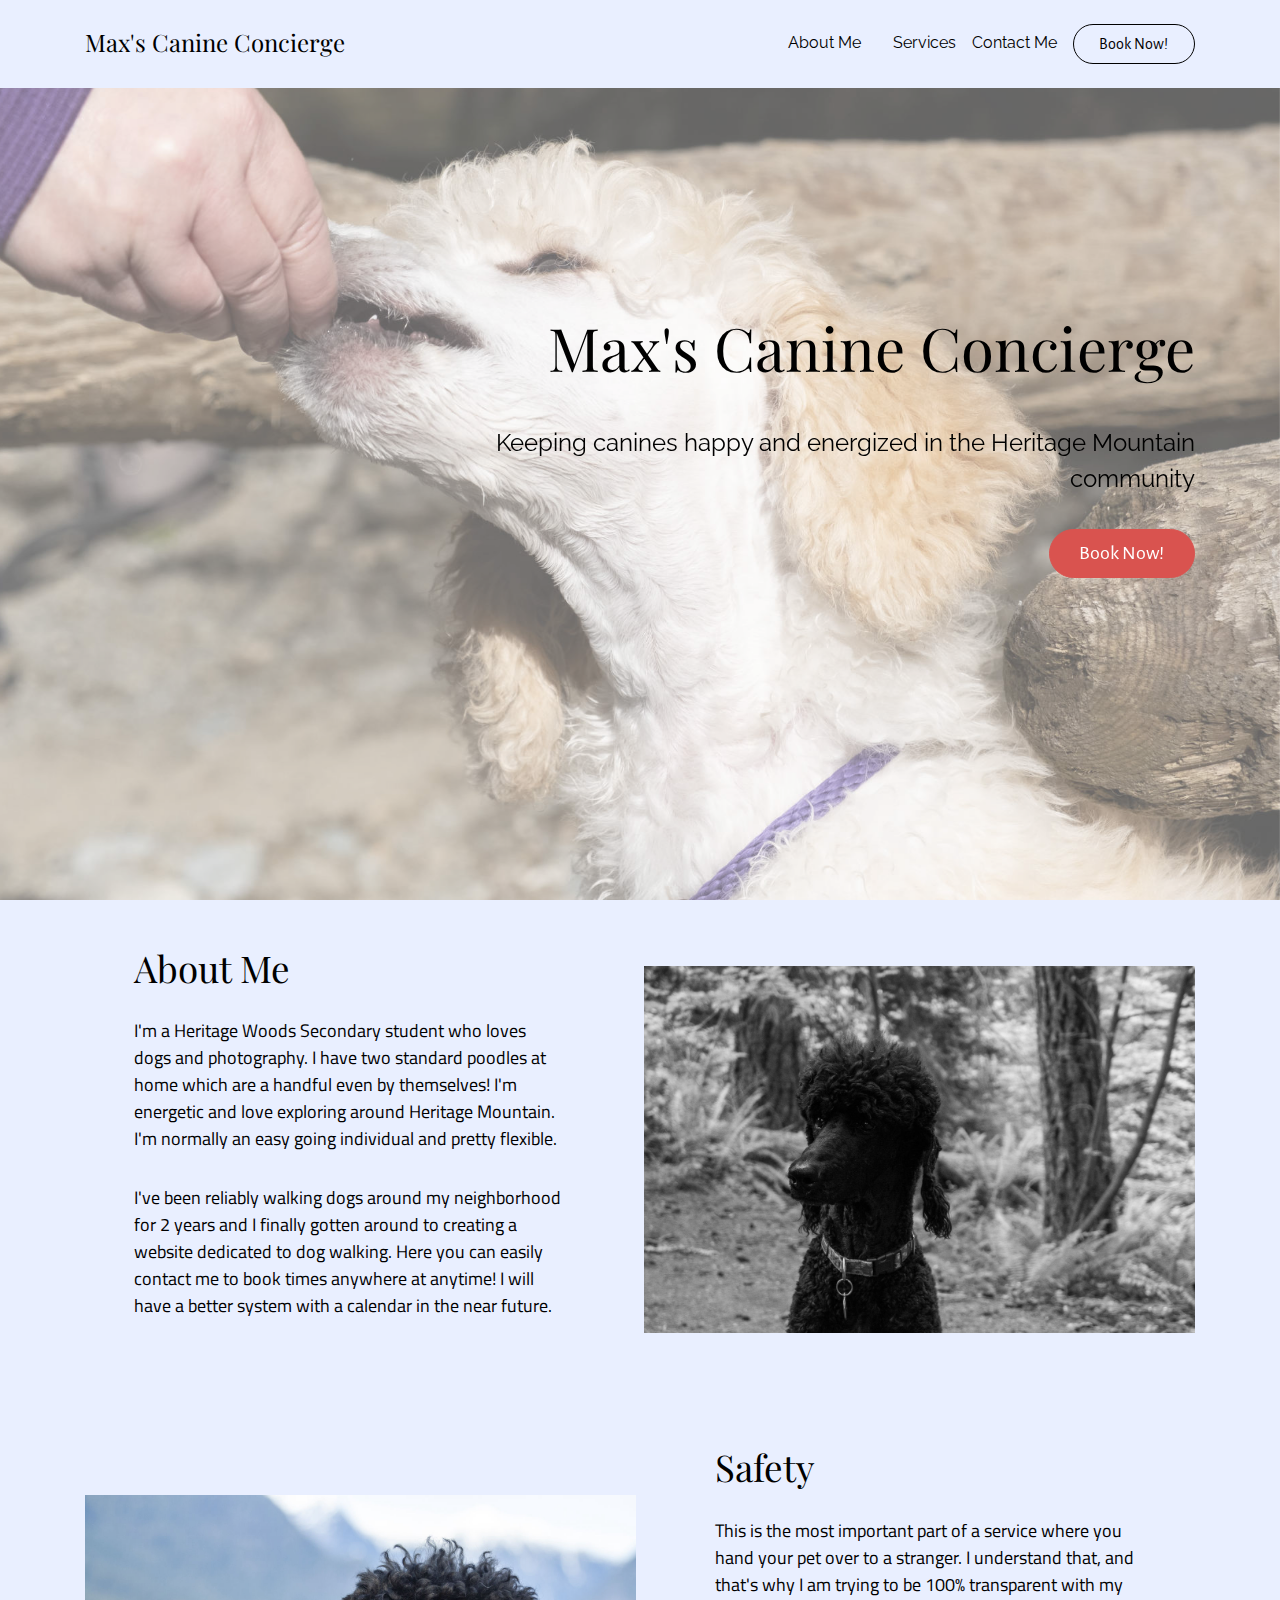
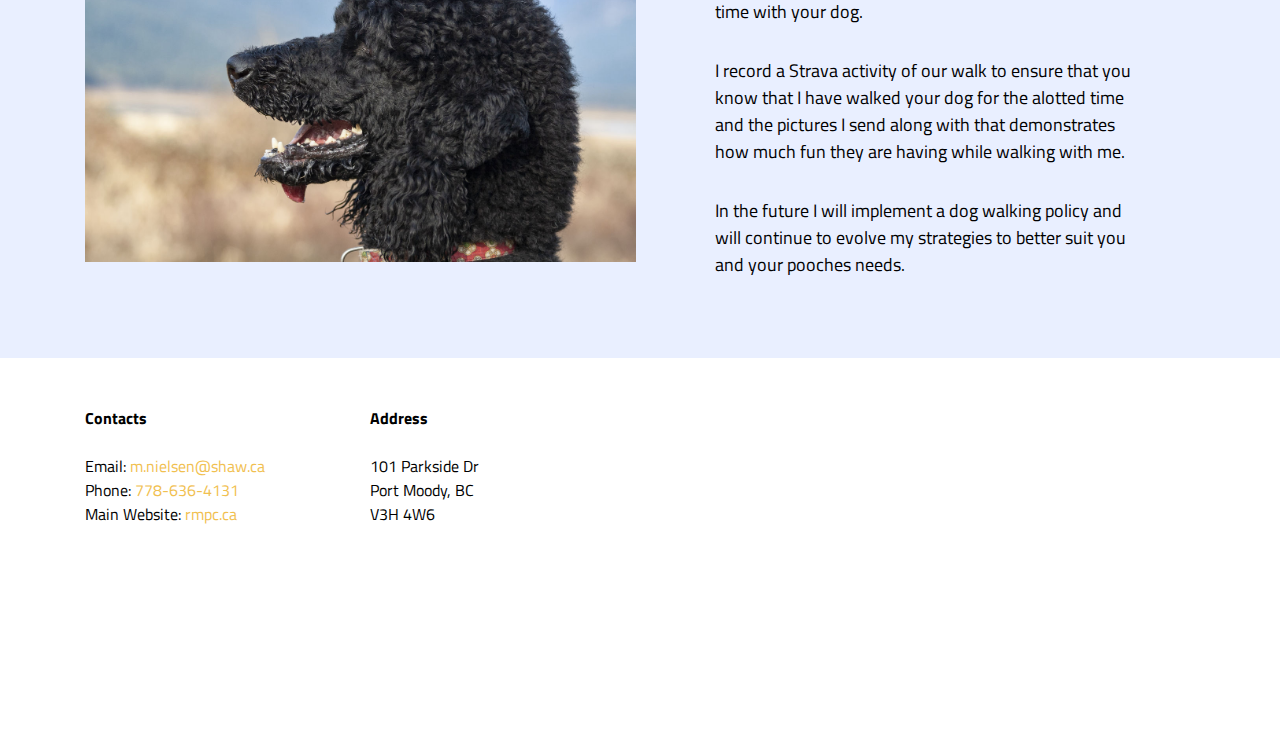
<file: index.html>
<!DOCTYPE html>
<html  >
<head>
  <!-- Site made with Mobirise Website Builder v4.10.5, https://mobirise.com -->
  <meta charset="UTF-8">
  <meta http-equiv="X-UA-Compatible" content="IE=edge">
  <meta name="generator" content="Mobirise v4.10.5, mobirise.com">
  <meta name="viewport" content="width=device-width, initial-scale=1, minimum-scale=1">
  <link rel="shortcut icon" href="assets/images/logomakr-95kokp-1-128x128.png" type="image/x-icon">
  <meta name="description" content="">
  
  <title>Home</title>
  <link rel="stylesheet" href="assets/web/assets/mobirise-icons/mobirise-icons.css">
  <link rel="stylesheet" href="https://fonts.googleapis.com/css?family=Alegreya+Sans:400,700&subset=latin,vietnamese,latin-ext">
  <link rel="stylesheet" href="https://fonts.googleapis.com/css?family=Playfair+Display:400,700&subset=latin,cyrillic">
  <link rel="stylesheet" href="assets/tether/tether.min.css">
  <link rel="stylesheet" href="assets/bootstrap/css/bootstrap.min.css">
  <link rel="stylesheet" href="assets/soundcloud-plugin/style.css">
  <link rel="stylesheet" href="assets/dropdown-menu/style.light.css">
  <link rel="stylesheet" href="assets/puritym/css/style.css">
  <link rel="stylesheet" href="assets/mobirise/css/mbr-additional.css" type="text/css">
  
  
  
</head>
<body>
  <section id="dropdown-menu-1" data-rv-view="0">

    <nav class="navbar navbar-dropdown navbar-fixed-top">

        <div class="container">

            <div class="navbar-brand">
                
                <a class="text-black" href="index.html">Max's Canine Concierge&nbsp;</a>
            </div>

            <button class="navbar-toggler pull-xs-right hidden-md-up" type="button" data-toggle="collapse" data-target="#exCollapsingNavbar">
                <div class="hamburger-icon"></div>
            </button>

            <ul class="nav-dropdown collapse pull-xs-right navbar-toggleable-sm nav navbar-nav" id="exCollapsingNavbar"><li class="nav-item"><a class="nav-link link" href="index.html#msg-box4-5">About Me</a></li><li class="nav-item"><a class="nav-link link" href="https://mobirise.com/"></a></li><li class="nav-item"><a class="nav-link link" href="services.html">Services</a></li><li class="nav-item"><a class="nav-link link" href="contact.html">Contact Me</a></li><li class="nav-item nav-btn"><a class="nav-link btn btn-black btn-black-outline" href="contact.html">Book Now!</a></li></ul>

        </div>

    </nav>

</section>

<section class="mbr-section mbr-section-full mbr-parallax-background mbr-after-navbar" id="header2-2" data-rv-view="2" style="background-image: url(assets/images/2-20-2000x1333.jpg);">
    <div class="mbr-table-cell">
        <div class="mbr-overlay" style="opacity: 0.4; background-color: rgb(255, 255, 255);"></div>
        <div class="container">
            <div class="row">
                <div class="col-md-8 col-md-offset-4 text-xs-right">

                    <h1 class="mbr-section-title display-1">Max's Canine Concierge</h1>
                    <p class="lead">Keeping canines happy and energized in the Heritage Mountain community</p>
                    <div class="mbr-buttons--left"><a class="btn btn-lg btn-danger" href="contact.html">Book Now!</a></div>
                </div>
            </div>
        </div>
        
    </div>
</section>

<section class="mbr-section mbr-section-nopadding" id="msg-box4-5" data-rv-view="5" style="background-color: rgb(233, 239, 255); padding-top: 3rem; padding-bottom: 3rem;">
    
    <div class="container">
        <div class="row">
            
            <div class="col-xs-12 col-lg-3 mbr-inner-padding text-xs-center mbr-table-cell-lg">
                <h3 class="mbr-section-title display-4">About Me</h3>
                
                <div class="lead"><p>I'm a Heritage Woods Secondary student who loves dogs and photography. I have two standard poodles at home which are a handful even by themselves! I'm energetic and love exploring around Heritage Mountain. I'm normally an easy going individual and pretty flexible. </p><p>I've been reliably walking dogs around my neighborhood for 2 years and I finally gotten around to creating a website dedicated to dog walking. Here you can easily contact me to book times anywhere at anytime! I will have a better system with a calendar in the near future.</p></div>
                
            </div>
            <div class="col-xs-12 col-lg-9 mbr-table-cell-lg image-size" style="width: 26%;">
                <div class="mbr-figure"><img src="assets/images/46-1400x933.jpg"></div>
            </div>
        </div>
    </div>
</section>

<section class="mbr-section mbr-section-nopadding" id="msg-box4-m" data-rv-view="8" style="background-color: rgb(233, 239, 255); padding-top: 3rem; padding-bottom: 3rem;">
    
    <div class="container">
        <div class="row">
            <div class="col-xs-12 col-lg-9 mbr-table-cell-lg image-size" style="width: 26%;">
                <div class="mbr-figure"><img src="assets/images/324435fgfg-1400x933.jpg"></div>
            </div>
            <div class="col-xs-12 col-lg-3 mbr-inner-padding text-xs-center mbr-table-cell-lg">
                <h3 class="mbr-section-title display-4">Safety</h3>
                
                <div class="lead"><p>This is the most important part of a service where you hand your pet over to a stranger. I understand that, and that's why I am trying to be 100% transparent with my time with your dog.</p><p>I record a Strava activity of our walk to ensure that you know that I have walked your dog for the alotted time and the pictures I send along with that demonstrates how much fun they are having while walking with me.</p><p>In the future I will implement a dog walking policy and will continue to evolve my strategies to better suit you and your pooches needs.</p></div>
                
            </div>
            
        </div>
    </div>
</section>

<section class="mbr-section mbr-section-small mbr-footer" id="contacts2-6" data-rv-view="11" style="background-color: rgb(255, 255, 255); padding-top: 3rem; padding-bottom: 3rem;">
    
    <div class="container">
        <div class="row">
            <div class="col-xs-12 col-md-3">
                <p><strong>Contacts<br></strong><br>
Email: <a href="mailto:m.nielsen@shaw.ca">m.nielsen@shaw.ca</a><br>
Phone: <a href="sms:778-636-4131">778-636-4131</a><br>Main Website: <a href="http://rmpc.ca" target="_blank">rmpc.ca</a><a href="http://rmpc.ca" target="_blank"><br></a><br></p>
            </div>
            <div class="col-xs-12 col-md-3"><strong>Address<br></strong><span style="font-size: 1rem;"><strong><br></strong>101 Parkside Dr</span><div>Port Moody, BC
</div><div>V3H 4W6</div></div>
            <div class="col-xs-12 col-md-6">
                <div class="mbr-map"><iframe frameborder="0" style="border:0" src="https://www.google.com/maps/embed?pb=!1m18!1m12!1m3!1d1301.111323548574!2d-122.8389096417034!3d49.29112534421297!2m3!1f0!2f0!3f0!3m2!1i1024!2i768!4f13.1!3m3!1m2!1s0x548679259f8f51a5%3A0xc93a06e69655b959!2s101+Parkside+Dr%2C+Port+Moody%2C+BC!5e0!3m2!1sen!2sca!4v1566435516006!5m2!1sen!2sca" allowfullscreen=""></iframe></div>
            </div>
        </div>
    </div>
</section>


  <script src="assets/web/assets/jquery/jquery.min.js"></script>
  <script src="assets/tether/tether.min.js"></script>
  <script src="assets/bootstrap/js/bootstrap.min.js"></script>
  <script src="assets/smooth-scroll/smooth-scroll.js"></script>
  <script src="assets/jarallax/jarallax.js"></script>
  <script src="assets/dropdown-menu/script.js"></script>
  <script src="assets/puritym/js/script.js"></script>
  
  
</body>
</html>
</file>
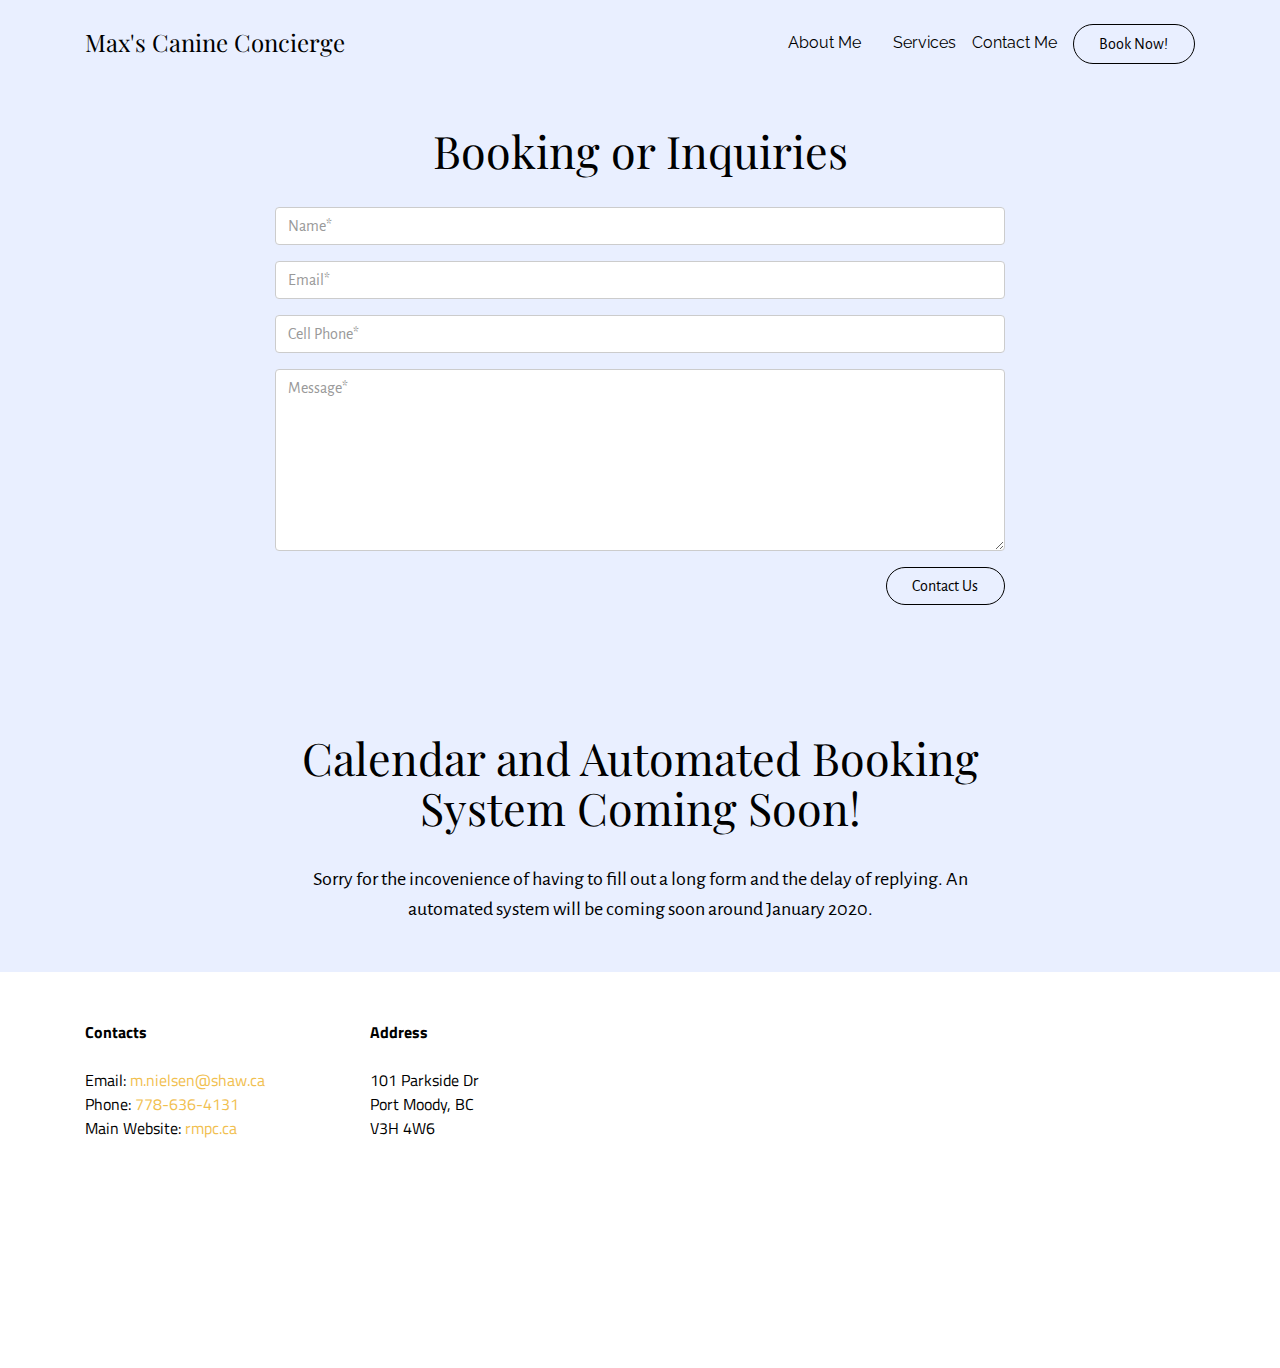
<file: contact.html>
<!DOCTYPE html>
<html  >
<head>
  <!-- Site made with Mobirise Website Builder v4.10.5, https://mobirise.com -->
  <meta charset="UTF-8">
  <meta http-equiv="X-UA-Compatible" content="IE=edge">
  <meta name="generator" content="Mobirise v4.10.5, mobirise.com">
  <meta name="viewport" content="width=device-width, initial-scale=1, minimum-scale=1">
  <link rel="shortcut icon" href="assets/images/logomakr-95kokp-1-128x128.png" type="image/x-icon">
  <meta name="description" content="">
  
  <title>Contact</title>
  <link rel="stylesheet" href="https://fonts.googleapis.com/css?family=Playfair+Display:400,700&subset=latin,cyrillic">
  <link rel="stylesheet" href="https://fonts.googleapis.com/css?family=Alegreya+Sans:400,700&subset=latin,vietnamese,latin-ext">
  <link rel="stylesheet" href="assets/tether/tether.min.css">
  <link rel="stylesheet" href="assets/bootstrap/css/bootstrap.min.css">
  <link rel="stylesheet" href="assets/soundcloud-plugin/style.css">
  <link rel="stylesheet" href="assets/puritym/css/style.css">
  <link rel="stylesheet" href="assets/dropdown-menu/style.light.css">
  <link rel="stylesheet" href="assets/mobirise/css/mbr-additional.css" type="text/css">
  
  
  
</head>
<body>
  <section id="dropdown-menu-7" data-rv-view="42">

    <nav class="navbar navbar-dropdown navbar-fixed-top">

        <div class="container">

            <div class="navbar-brand">
                
                <a class="text-black" href="index.html">Max's Canine Concierge&nbsp;</a>
            </div>

            <button class="navbar-toggler pull-xs-right hidden-md-up" type="button" data-toggle="collapse" data-target="#exCollapsingNavbar">
                <div class="hamburger-icon"></div>
            </button>

            <ul class="nav-dropdown collapse pull-xs-right navbar-toggleable-sm nav navbar-nav" id="exCollapsingNavbar"><li class="nav-item"><a class="nav-link link" href="index.html#msg-box4-5">About Me</a></li><li class="nav-item"><a class="nav-link link" href="https://mobirise.com/"></a></li><li class="nav-item"><a class="nav-link link" href="services.html">Services</a></li><li class="nav-item"><a class="nav-link link" href="contact.html">Contact Me</a></li><li class="nav-item nav-btn"><a class="nav-link btn btn-black btn-black-outline" href="contact.html">Book Now!</a></li></ul>

        </div>

    </nav>

</section>

<section class="mbr-section mbr-section-small mbr-after-navbar" id="form1-k" data-rv-view="44" style="background-color: rgb(233, 239, 255); padding-top: 4.5rem; padding-bottom: 4.5rem;">
    
    <div class="container">
        <div class="row">
            <div class="col-sm-8 col-sm-offset-2" data-form-type="formoid">
                <h2 class="mbr-section-title display-3 text-xs-center">Booking or Inquiries</h2>

                <div data-form-alert="true"><div hidden="" data-form-alert-success="true">Thanks for filling out form! I will get back to you within 24 hours</div></div>
                <form action="https://mobirise.com/" method="post" data-form-title="Booking or Inquiries">
                    <input type="hidden" value="37SWbUnp4fOLVmwHFkQgvILovE4udZZOoBf/1FTz0VTmexqey8w83ll0yOQxiolIxxMefRim27jNOd9CrnJINcIOmeS4S00Fg0jV+BwiHWV57YEXIk9wVR9l/d3PlHyr" data-form-email="true">
                    <div class="form-group">
                        <input type="text" class="form-control" name="name" required="" placeholder="Name*" data-form-field="Name">
                    </div>
                    <div class="form-group">
                        <input type="email" class="form-control" name="email" required="" placeholder="Email*" data-form-field="Email">
                    </div>
                    <div class="form-group">
                        <input type="tel" class="form-control" name="phone" placeholder="Cell Phone*" data-form-field="Phone">
                    </div>
                    <div class="form-group">
                        <textarea class="form-control" name="message" rows="7" placeholder="Message*" data-form-field="Message"></textarea>
                    </div>
                    <div class="text-xs-right"><button type="submit" class="btn btn-secondary-outline">Contact Us</button></div>
                </form>
            </div>
        </div>
    </div>
</section>

<section class="mbr-section" id="msg-box3-q" data-rv-view="53" style="background-color: rgb(233, 239, 255); padding-top: 3rem; padding-bottom: 3rem;">
    
    <div class="container">
        <div class="row text-xs-center">
            <div class="col-sm-8 col-sm-offset-2">
                <h2 class="mbr-section-title display-3">Calendar and Automated Booking System Coming Soon!</h2>
                

                <div class="lead">Sorry for the incovenience of having to fill out a long form and the delay of replying. An automated system will be coming soon around January 2020.</div>
                
            </div>
        </div>
    </div>
</section>

<section class="mbr-section mbr-section-small mbr-footer" id="contacts2-6" data-rv-view="56" style="background-color: rgb(255, 255, 255); padding-top: 3rem; padding-bottom: 3rem;">
    
    <div class="container">
        <div class="row">
            <div class="col-xs-12 col-md-3">
                <p><strong>Contacts<br></strong><br>
Email: <a href="mailto:m.nielsen@shaw.ca">m.nielsen@shaw.ca</a><br>
Phone: <a href="sms:778-636-4131">778-636-4131</a><br>Main Website: <a href="http://rmpc.ca" target="_blank">rmpc.ca</a><a href="http://rmpc.ca" target="_blank"><br></a><br></p>
            </div>
            <div class="col-xs-12 col-md-3"><strong>Address<br></strong><span style="font-size: 1rem;"><strong><br></strong>101 Parkside Dr</span><div>Port Moody, BC
</div><div>V3H 4W6</div></div>
            <div class="col-xs-12 col-md-6">
                <div class="mbr-map"><iframe frameborder="0" style="border:0" src="https://www.google.com/maps/embed?pb=!1m18!1m12!1m3!1d1301.111323548574!2d-122.8389096417034!3d49.29112534421297!2m3!1f0!2f0!3f0!3m2!1i1024!2i768!4f13.1!3m3!1m2!1s0x548679259f8f51a5%3A0xc93a06e69655b959!2s101+Parkside+Dr%2C+Port+Moody%2C+BC!5e0!3m2!1sen!2sca!4v1566435516006!5m2!1sen!2sca" allowfullscreen=""></iframe></div>
            </div>
        </div>
    </div>
</section>


  <script src="assets/web/assets/jquery/jquery.min.js"></script>
  <script src="assets/tether/tether.min.js"></script>
  <script src="assets/bootstrap/js/bootstrap.min.js"></script>
  <script src="assets/smooth-scroll/smooth-scroll.js"></script>
  <script src="assets/puritym/js/script.js"></script>
  <script src="assets/dropdown-menu/script.js"></script>
  <script src="assets/formoid/formoid.min.js"></script>
  
  
</body>
</html>
</file>
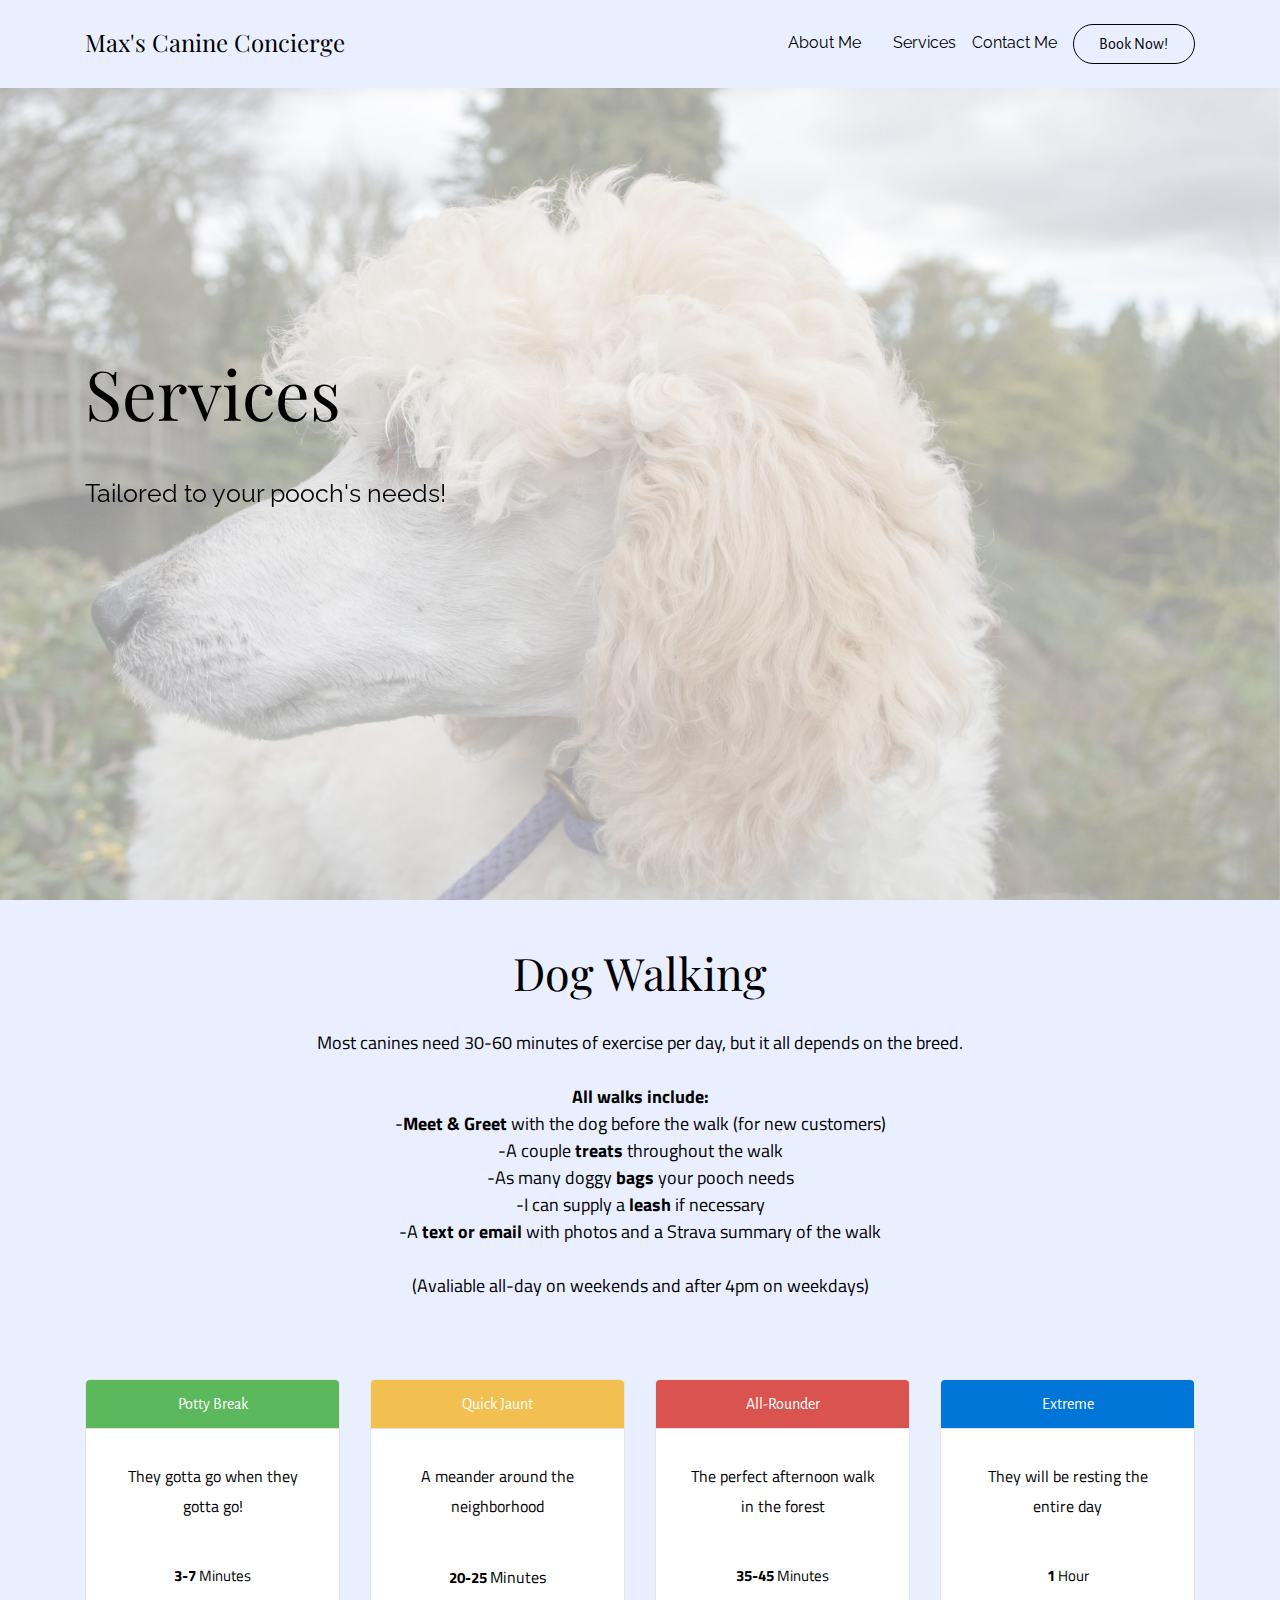
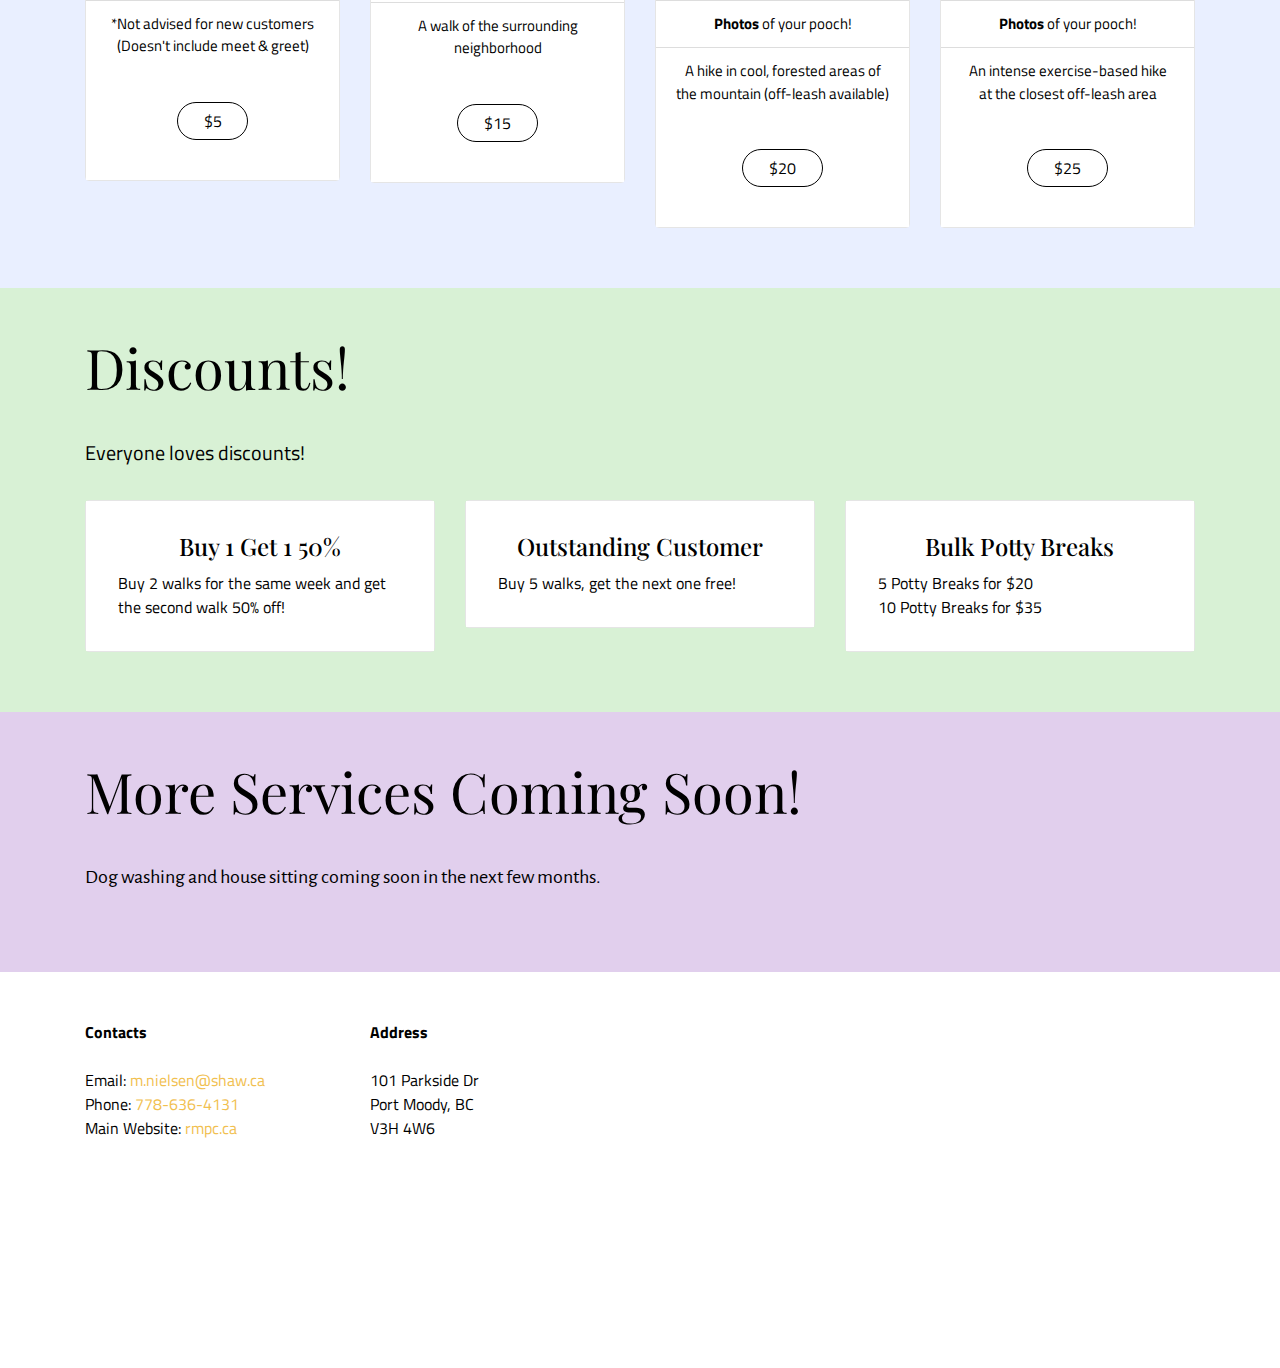
<file: services.html>
<!DOCTYPE html>
<html  >
<head>
  <!-- Site made with Mobirise Website Builder v4.10.5, https://mobirise.com -->
  <meta charset="UTF-8">
  <meta http-equiv="X-UA-Compatible" content="IE=edge">
  <meta name="generator" content="Mobirise v4.10.5, mobirise.com">
  <meta name="viewport" content="width=device-width, initial-scale=1, minimum-scale=1">
  <link rel="shortcut icon" href="assets/images/logomakr-95kokp-1-128x128.png" type="image/x-icon">
  <meta name="description" content="">
  
  <title>Services</title>
  <link rel="stylesheet" href="assets/web/assets/mobirise-icons/mobirise-icons.css">
  <link rel="stylesheet" href="https://fonts.googleapis.com/css?family=Alegreya+Sans:400,700&subset=latin,vietnamese,latin-ext">
  <link rel="stylesheet" href="https://fonts.googleapis.com/css?family=Playfair+Display:400,700&subset=latin,cyrillic">
  <link rel="stylesheet" href="assets/tether/tether.min.css">
  <link rel="stylesheet" href="assets/bootstrap/css/bootstrap.min.css">
  <link rel="stylesheet" href="assets/soundcloud-plugin/style.css">
  <link rel="stylesheet" href="assets/dropdown-menu/style.light.css">
  <link rel="stylesheet" href="assets/puritym/css/style.css">
  <link rel="stylesheet" href="assets/mobirise/css/mbr-additional.css" type="text/css">
  
  
  
</head>
<body>
  <section id="dropdown-menu-4" data-rv-view="13">

    <nav class="navbar navbar-dropdown navbar-fixed-top">

        <div class="container">

            <div class="navbar-brand">
                
                <a class="text-black" href="index.html">Max's Canine Concierge&nbsp;</a>
            </div>

            <button class="navbar-toggler pull-xs-right hidden-md-up" type="button" data-toggle="collapse" data-target="#exCollapsingNavbar">
                <div class="hamburger-icon"></div>
            </button>

            <ul class="nav-dropdown collapse pull-xs-right navbar-toggleable-sm nav navbar-nav" id="exCollapsingNavbar"><li class="nav-item"><a class="nav-link link" href="index.html#msg-box4-5">About Me</a></li><li class="nav-item"><a class="nav-link link" href="https://mobirise.com/"></a></li><li class="nav-item"><a class="nav-link link" href="services.html">Services</a></li><li class="nav-item"><a class="nav-link link" href="contact.html">Contact Me</a></li><li class="nav-item nav-btn"><a class="nav-link btn btn-black btn-black-outline" href="contact.html">Book Now!</a></li></ul>

        </div>

    </nav>

</section>

<section class="mbr-section mbr-section-full mbr-parallax-background mbr-after-navbar" id="header4-8" data-rv-view="15" style="background-image: url(assets/images/16-2000x1333.jpg);">
    <div class="mbr-table-cell">
        <div class="mbr-overlay" style="opacity: 0.6; background-color: rgb(255, 255, 255);"></div>
        <div class="container">
            <div class="row">
                <div class="col-md-8">

                    <h1 class="mbr-section-title display-1">Services</h1>
                    <p class="lead">Tailored to your pooch's needs!</p>
                    
                </div>
            </div>
        </div>
        
    </div>
</section>

<section class="mbr-section" id="msg-box3-b" data-rv-view="18" style="background-color: rgb(233, 239, 255); padding-top: 3rem; padding-bottom: 0rem;">
    
    <div class="container">
        <div class="row text-xs-center">
            <div class="col-sm-8 col-sm-offset-2">
                <h2 class="mbr-section-title display-3">Dog Walking</h2>
                

                <div class="lead"><p>Most canines need 30-60 minutes of exercise per day, but it all depends on the breed.<br><br><strong>All walks include:</strong><br>-<strong>Meet &amp; Greet </strong>with the dog before the walk (for new customers)<br>-A couple <strong>treats</strong> throughout the walk<br>-As many doggy <strong>bags&nbsp;</strong>your pooch needs<br>-I can supply a <strong>leash </strong>if necessary<br>-A <strong>text or email </strong>with photos and a <a href="http://strava.com" target="_blank" class="text-black">Strava </a>summary of the walk<br><br>(Avaliable all-day on weekends and after 4pm on weekdays)</p></div>
                
            </div>
        </div>
    </div>
</section>

<section class="mbr-section mbr-section-small" id="pricing-table1-9" data-rv-view="21" style="background-color: rgb(233, 239, 255); padding-top: 3rem; padding-bottom: 3rem;">
    

    <div class="container">
        <div class="row">
            <div class="col-xs-12 col-sm-6 col-md-3">
                <div class="card text-xs-center">
                    <div class="card-header bg-success">Potty Break</div>
                    <div class="card-block lead">
                        <span></span><span></span> <small>They gotta go when they gotta go!</small>
                    </div>
                    <div><ul class="list-group list-group-flush"><li class="list-group-item"><strong>3-7&nbsp;</strong>Minutes</li><li class="list-group-item"></strong>*Not advised for new customers (Doesn't include meet &amp; greet)</li></ul></div>
                    <div class="card-block"><a href="page2.html" class="btn btn-secondary-outline">$5</a></div>
                </div>
            </div>
            <div class="col-xs-12 col-sm-6 col-md-3">
                <div class="card text-xs-center">
                    <div class="card-header bg-warning">Quick Jaunt</div>
                    <div class="card-block lead">
                        <span></span><span></span> <small>A meander around the neighborhood</small>
                    </div>
                    <div><ul class="list-group list-group-flush"><li class="list-group-item"><strong>20-25&nbsp;</strong><span style="font-size: 1rem;">Minutes</span><br></li><li class="list-group-item">A walk of the surrounding neighborhood</li></ul></div>
                    <div class="card-block"><a href="page2.html" class="btn btn-secondary-outline">$15</a></div>
                </div>
            </div>
            <div class="col-xs-12 col-sm-6 col-md-3">
                <div class="card text-xs-center">
                    <div class="card-header bg-danger">All-Rounder</div>
                    <div class="card-block lead">
                        <span></span><span></span> <small>The perfect afternoon walk in the forest</small>
                    </div>
                    <div><ul class="list-group list-group-flush"><li class="list-group-item"><strong>35-45&nbsp;</strong>Minutes</li><li class="list-group-item"><strong>Photos </strong>of your pooch!</li><li class="list-group-item">A hike in cool, forested areas of the mountain (off-leash available)</li></ul></div>
                    <div class="card-block"><a href="page2.html" class="btn btn-secondary-outline">$20</a></div>
                </div>
            </div>
            <div class="col-xs-12 col-sm-6 col-md-3">
                <div class="card text-xs-center">
                    <div class="card-header bg-primary">Extreme</div>
                    <div class="card-block lead">
                        <span></span><span></span> <small>They will be resting the entire day</small>
                    </div>
                    <div><ul class="list-group list-group-flush"><li class="list-group-item"><strong>1&nbsp;</strong>Hour</li><li class="list-group-item"><strong>Photos </strong>of your pooch!</li><li class="list-group-item">An intense exercise-based hike at the closest off-leash area</li></ul></div>
                    <div class="card-block"><a href="page2.html" class="btn btn-secondary-outline">$25</a></div>
                </div>
            </div>
        </div>
    </div>
</section>

<section class="mbr-section col-undefined" id="content5-i" data-rv-view="24" style="background-color: rgb(216, 241, 213); padding-top: 3rem; padding-bottom: 0rem;">
    
    <div class="container">
        <h3 class="mbr-section-title display-2">Discounts!</h3>
        <div class="lead"><p>Everyone loves discounts!</p></div>
    </div>
</section>

<section class="mbr-section mbr-section-small" id="content4-j" data-rv-view="27" style="background-color: rgb(216, 241, 213); padding-top: 0rem; padding-bottom: 3rem;">
    
    <div class="container">
        <div class="row">
            <div class="col-sm-6 col-md-4">
                <div class="card cart-block">
                    <div class="card-block">
                        <h4 class="card-title text-xs-center">Buy 1 Get 1 50%</h4>
                        <p class="card-text">Buy 2 walks for the same week and get the second walk 50% off!</p>
                    </div>
                </div>
            </div>
            <div class="col-sm-6 col-md-4">
                <div class="card cart-block">
                    <div class="card-block">
                        <h4 class="card-title text-xs-center">Outstanding Customer</h4>
                        <p class="card-text">Buy 5 walks, get the next one free!</p>
                    </div>
                </div>
            </div>
            <div class="col-sm-6 col-md-4">
                <div class="card cart-block">
                    <div class="card-block">
                        <h4 class="card-title text-xs-center">Bulk Potty Breaks</h4>
                        <p class="card-text">5 Potty Breaks for $20<br>10 Potty Breaks for $35</p>
                    </div>
                </div>
            </div>
            
        </div>
    </div>
</section>

<section class="mbr-section col-undefined" id="content5-r" data-rv-view="32" style="background-color: rgb(225, 207, 237); padding-top: 3rem; padding-bottom: 3rem;">
    
    <div class="container">
        <h3 class="mbr-section-title display-2">More Services Coming Soon!</h3>
        <div class="lead"><p>Dog washing and house sitting coming soon in the next few months.</p></div>
    </div>
</section>

<section class="mbr-section mbr-section-small mbr-footer" id="contacts2-6" data-rv-view="30" style="background-color: rgb(255, 255, 255); padding-top: 3rem; padding-bottom: 3rem;">
    
    <div class="container">
        <div class="row">
            <div class="col-xs-12 col-md-3">
                <p><strong>Contacts<br></strong><br>
Email: <a href="mailto:m.nielsen@shaw.ca">m.nielsen@shaw.ca</a><br>
Phone: <a href="sms:778-636-4131">778-636-4131</a><br>Main Website: <a href="http://rmpc.ca" target="_blank">rmpc.ca</a><a href="http://rmpc.ca" target="_blank"><br></a><br></p>
            </div>
            <div class="col-xs-12 col-md-3"><strong>Address<br></strong><span style="font-size: 1rem;"><strong><br></strong>101 Parkside Dr</span><div>Port Moody, BC
</div><div>V3H 4W6</div></div>
            <div class="col-xs-12 col-md-6">
                <div class="mbr-map"><iframe frameborder="0" style="border:0" src="https://www.google.com/maps/embed?pb=!1m18!1m12!1m3!1d1301.111323548574!2d-122.8389096417034!3d49.29112534421297!2m3!1f0!2f0!3f0!3m2!1i1024!2i768!4f13.1!3m3!1m2!1s0x548679259f8f51a5%3A0xc93a06e69655b959!2s101+Parkside+Dr%2C+Port+Moody%2C+BC!5e0!3m2!1sen!2sca!4v1566435516006!5m2!1sen!2sca" allowfullscreen=""></iframe></div>
            </div>
        </div>
    </div>
</section>


  <script src="assets/web/assets/jquery/jquery.min.js"></script>
  <script src="assets/tether/tether.min.js"></script>
  <script src="assets/bootstrap/js/bootstrap.min.js"></script>
  <script src="assets/smooth-scroll/smooth-scroll.js"></script>
  <script src="assets/jarallax/jarallax.js"></script>
  <script src="assets/dropdown-menu/script.js"></script>
  <script src="assets/puritym/js/script.js"></script>
  
  
</body>
</html>
</file>
<file: assets/web/assets/mobirise-icons/mobirise-icons.css>
@font-face {
  font-family: 'MobiriseIcons';
  src:  url('mobirise-icons.eot?spat4u');
  src:  url('mobirise-icons.eot?spat4u#iefix') format('embedded-opentype'),
    url('mobirise-icons.ttf?spat4u') format('truetype'),
    url('mobirise-icons.woff?spat4u') format('woff'),
    url('mobirise-icons.svg?spat4u#MobiriseIcons') format('svg');
  font-weight: normal;
  font-style: normal;
}

[class^="mbri-"], [class*=" mbri-"] {
  /* use !important to prevent issues with browser extensions that change fonts */
  font-family: MobiriseIcons !important;
  speak: none;
  font-style: normal;
  font-weight: normal;
  font-variant: normal;
  text-transform: none;
  line-height: 1;

  /* Better Font Rendering =========== */
  -webkit-font-smoothing: antialiased;
  -moz-osx-font-smoothing: grayscale;
}

.mbri-add-submenu:before {
  content: "\e900";
}
.mbri-alert:before {
  content: "\e901";
}
.mbri-align-center:before {
  content: "\e902";
}
.mbri-align-justify:before {
  content: "\e903";
}
.mbri-align-left:before {
  content: "\e904";
}
.mbri-align-right:before {
  content: "\e905";
}
.mbri-android:before {
  content: "\e906";
}
.mbri-apple:before {
  content: "\e907";
}
.mbri-arrow-down:before {
  content: "\e908";
}
.mbri-arrow-next:before {
  content: "\e909";
}
.mbri-arrow-prev:before {
  content: "\e90a";
}
.mbri-arrow-up:before {
  content: "\e90b";
}
.mbri-bold:before {
  content: "\e90c";
}
.mbri-bookmark:before {
  content: "\e90d";
}
.mbri-bootstrap:before {
  content: "\e90e";
}
.mbri-briefcase:before {
  content: "\e90f";
}
.mbri-browse:before {
  content: "\e910";
}
.mbri-bulleted-list:before {
  content: "\e911";
}
.mbri-calendar:before {
  content: "\e912";
}
.mbri-camera:before {
  content: "\e913";
}
.mbri-cart-add:before {
  content: "\e914";
}
.mbri-cart-full:before {
  content: "\e915";
}
.mbri-cash:before {
  content: "\e916";
}
.mbri-change-style:before {
  content: "\e917";
}
.mbri-chat:before {
  content: "\e918";
}
.mbri-clock:before {
  content: "\e919";
}
.mbri-close:before {
  content: "\e91a";
}
.mbri-cloud:before {
  content: "\e91b";
}
.mbri-code:before {
  content: "\e91c";
}
.mbri-contact-form:before {
  content: "\e91d";
}
.mbri-credit-card:before {
  content: "\e91e";
}
.mbri-cursor-click:before {
  content: "\e91f";
}
.mbri-cust-feedback:before {
  content: "\e920";
}
.mbri-database:before {
  content: "\e921";
}
.mbri-delivery:before {
  content: "\e922";
}
.mbri-desktop:before {
  content: "\e923";
}
.mbri-devices:before {
  content: "\e924";
}
.mbri-down:before {
  content: "\e925";
}
.mbri-download:before {
  content: "\e989";
}
.mbri-drag-n-drop:before {
  content: "\e927";
}
.mbri-drag-n-drop2:before {
  content: "\e928";
}
.mbri-edit:before {
  content: "\e929";
}
.mbri-edit2:before {
  content: "\e92a";
}
.mbri-error:before {
  content: "\e92b";
}
.mbri-extension:before {
  content: "\e92c";
}
.mbri-features:before {
  content: "\e92d";
}
.mbri-file:before {
  content: "\e92e";
}
.mbri-flag:before {
  content: "\e92f";
}
.mbri-folder:before {
  content: "\e930";
}
.mbri-gift:before {
  content: "\e931";
}
.mbri-github:before {
  content: "\e932";
}
.mbri-globe:before {
  content: "\e933";
}
.mbri-globe-2:before {
  content: "\e934";
}
.mbri-growing-chart:before {
  content: "\e935";
}
.mbri-hearth:before {
  content: "\e936";
}
.mbri-help:before {
  content: "\e937";
}
.mbri-home:before {
  content: "\e938";
}
.mbri-hot-cup:before {
  content: "\e939";
}
.mbri-idea:before {
  content: "\e93a";
}
.mbri-image-gallery:before {
  content: "\e93b";
}
.mbri-image-slider:before {
  content: "\e93c";
}
.mbri-info:before {
  content: "\e93d";
}
.mbri-italic:before {
  content: "\e93e";
}
.mbri-key:before {
  content: "\e93f";
}
.mbri-laptop:before {
  content: "\e940";
}
.mbri-layers:before {
  content: "\e941";
}
.mbri-left-right:before {
  content: "\e942";
}
.mbri-left:before {
  content: "\e943";
}
.mbri-letter:before {
  content: "\e944";
}
.mbri-like:before {
  content: "\e945";
}
.mbri-link:before {
  content: "\e946";
}
.mbri-lock:before {
  content: "\e947";
}
.mbri-login:before {
  content: "\e948";
}
.mbri-logout:before {
  content: "\e949";
}
.mbri-magic-stick:before {
  content: "\e94a";
}
.mbri-map-pin:before {
  content: "\e94b";
}
.mbri-menu:before {
  content: "\e94c";
}
.mbri-mobile:before {
  content: "\e94d";
}
.mbri-mobile2:before {
  content: "\e94e";
}
.mbri-mobirise:before {
  content: "\e94f";
}
.mbri-more-horizontal:before {
  content: "\e950";
}
.mbri-more-vertical:before {
  content: "\e951";
}
.mbri-music:before {
  content: "\e952";
}
.mbri-new-file:before {
  content: "\e953";
}
.mbri-numbered-list:before {
  content: "\e954";
}
.mbri-opened-folder:before {
  content: "\e955";
}
.mbri-pages:before {
  content: "\e956";
}
.mbri-paper-plane:before {
  content: "\e957";
}
.mbri-paperclip:before {
  content: "\e958";
}
.mbri-photo:before {
  content: "\e959";
}
.mbri-photos:before {
  content: "\e95a";
}
.mbri-pin:before {
  content: "\e95b";
}
.mbri-play:before {
  content: "\e95c";
}
.mbri-plus:before {
  content: "\e95d";
}
.mbri-preview:before {
  content: "\e95e";
}
.mbri-print:before {
  content: "\e95f";
}
.mbri-protect:before {
  content: "\e960";
}
.mbri-question:before {
  content: "\e961";
}
.mbri-quote-left:before {
  content: "\e962";
}
.mbri-quote-right:before {
  content: "\e963";
}
.mbri-refresh:before {
  content: "\e964";
}
.mbri-responsive:before {
  content: "\e965";
}
.mbri-right:before {
  content: "\e966";
}
.mbri-rocket:before {
  content: "\e967";
}
.mbri-sad-face:before {
  content: "\e968";
}
.mbri-sale:before {
  content: "\e969";
}
.mbri-save:before {
  content: "\e96a";
}
.mbri-search:before {
  content: "\e96b";
}
.mbri-setting:before {
  content: "\e96c";
}
.mbri-setting2:before {
  content: "\e96d";
}
.mbri-setting3:before {
  content: "\e96e";
}
.mbri-share:before {
  content: "\e96f";
}
.mbri-shopping-bag:before {
  content: "\e970";
}
.mbri-shopping-basket:before {
  content: "\e971";
}
.mbri-shopping-cart:before {
  content: "\e972";
}
.mbri-sites:before {
  content: "\e973";
}
.mbri-smile-face:before {
  content: "\e974";
}
.mbri-speed:before {
  content: "\e975";
}
.mbri-star:before {
  content: "\e976";
}
.mbri-success:before {
  content: "\e977";
}
.mbri-sun:before {
  content: "\e978";
}
.mbri-sun2:before {
  content: "\e979";
}
.mbri-tablet:before {
  content: "\e97a";
}
.mbri-tablet-vertical:before {
  content: "\e97b";
}
.mbri-target:before {
  content: "\e97c";
}
.mbri-timer:before {
  content: "\e97d";
}
.mbri-to-ftp:before {
  content: "\e97e";
}
.mbri-to-local-drive:before {
  content: "\e97f";
}
.mbri-touch-swipe:before {
  content: "\e980";
}
.mbri-touch:before {
  content: "\e981";
}
.mbri-trash:before {
  content: "\e982";
}
.mbri-underline:before {
  content: "\e983";
}
.mbri-unlink:before {
  content: "\e984";
}
.mbri-unlock:before {
  content: "\e985";
}
.mbri-up-down:before {
  content: "\e986";
}
.mbri-up:before {
  content: "\e987";
}
.mbri-update:before {
  content: "\e988";
}
.mbri-upload:before {
 content: "\e926"; 
}
.mbri-user:before {
  content: "\e98a";
}
.mbri-user2:before {
  content: "\e98b";
}
.mbri-users:before {
  content: "\e98c";
}
.mbri-video:before {
  content: "\e98d";
}
.mbri-video-play:before {
  content: "\e98e";
}
.mbri-watch:before {
  content: "\e98f";
}
.mbri-website-theme:before {
  content: "\e990";
}
.mbri-wifi:before {
  content: "\e991";
}
.mbri-windows:before {
  content: "\e992";
}
.mbri-zoom-out:before {
  content: "\e993";
}
.mbri-redo:before {
  content: "\e994";
}
.mbri-undo:before {
  content: "\e995";
}
</file>
<file: assets/soundcloud-plugin/style.css>
.addons-container {
  position: relative;
  margin-left: auto;
  margin-right: auto;
  padding-right: 15px;
  padding-left: 15px; }
  @media (min-width: 576px) {
    .addons-container {
      padding-right: 15px;
      padding-left: 15px; } }
  @media (min-width: 768px) {
    .addons-container {
      padding-right: 15px;
      padding-left: 15px; } }
  @media (min-width: 992px) {
    .addons-container {
      padding-right: 15px;
      padding-left: 15px; } }
  @media (min-width: 1200px) {
    .addons-container {
      padding-right: 15px;
      padding-left: 15px; } }
  @media (min-width: 576px) {
    .addons-container {
      width: 540px;
      max-width: 100%; } }
  @media (min-width: 768px) {
    .addons-container {
      width: 720px;
      max-width: 100%; } }
  @media (min-width: 992px) {
    .addons-container {
      width: 960px;
      max-width: 100%; } }
  @media (min-width: 1200px) {
    .addons-container {
      width: 1140px;
      max-width: 100%; } }

.addons-container-inner{
    position: relative;
    width: 100%;
    min-height: 1px;
    padding-right: 15px;
    padding-left: 15px;
}
@media (min-width: 567px) {
    .addons-container-inner{
        -ms-flex: 0 0 66.666667%;
        flex: 0 0 66.666667%;
        max-width: 66.666667%;
    }
}
.addons-row{
    display: flex;
    justify-content:center;
}
</file>
<file: assets/dropdown-menu/style.light.css>
.navbar-dropdown-open{overflow:hidden!important}.navbar-dropdown-open .navbar-dropdown.opened{bottom:0;left:0;overflow-y:scroll;position:fixed;right:0;top:0;transition:none}.navbar-dropdown{left:0;padding-top:1.5rem;padding-bottom:1.5rem;position:absolute;right:0;top:0;transition:all 0.25s ease;z-index:1030}.navbar-dropdown .navbar-brand,.navbar-dropdown .navbar-toggler{position:relative;z-index:995}.navbar-dropdown.bg-color.transparent{background:none!important}.navbar-dropdown.navbar-fixed-top{position:fixed}.navbar-dropdown .navbar-brand{line-height:0;margin-right:1.5rem;padding:0}.navbar-dropdown .navbar-brand a{line-height:2.35rem;vertical-align:middle}.navbar-dropdown .navbar-brand a,.navbar-dropdown .navbar-brand a:hover{text-decoration:none}.navbar-dropdown .navbar-brand .navbar-logo,.navbar-dropdown .navbar-brand .navbar-logo a{line-height:0;vertical-align:baseline}.navbar-dropdown .navbar-logo{margin-right:0.5rem}.navbar-dropdown .navbar-logo img{display:inline;height:2.35rem}@media (max-width:543px){.navbar-dropdown .navbar-toggleable-xs{padding-top:0.425rem}.navbar-dropdown .navbar-toggleable-xs .btn{margin-bottom:0.425rem;margin-top:0.425rem}.navbar-dropdown .navbar-toggleable-xs .dropdown-menu{padding-bottom:0.425rem}.navbar-dropdown .navbar-toggleable-xs .dropdown-menu .dropdown-menu{padding-bottom:0}}@media (max-width:767px){.navbar-dropdown .navbar-toggleable-sm{padding-top:0.425rem}.navbar-dropdown .navbar-toggleable-sm .btn{margin-bottom:0.425rem;margin-top:0.425rem}.navbar-dropdown .navbar-toggleable-sm .dropdown-menu{padding-bottom:0.425rem}.navbar-dropdown .navbar-toggleable-sm .dropdown-menu .dropdown-menu{padding-bottom:0}}@media (max-width:991px){.navbar-dropdown .navbar-toggleable-md{padding-top:0.425rem}.navbar-dropdown .navbar-toggleable-md .btn{margin-bottom:0.425rem;margin-top:0.425rem}.navbar-dropdown .navbar-toggleable-md .dropdown-menu{padding-bottom:0.425rem}.navbar-dropdown .navbar-toggleable-md .dropdown-menu .dropdown-menu{padding-bottom:0}}@media (min-width:544px){.navbar-dropdown{border-radius:0}}.navbar-dropdown .btn{margin-bottom:0}.navbar-dropdown .btn-white-outline{color:#fff;background-image:none;background-color:transparent;border-color:#fff}.navbar-dropdown .btn-white-outline:focus,.navbar-dropdown .btn-white-outline.focus,.navbar-dropdown .btn-white-outline:active,.navbar-dropdown .btn-white-outline.active,.open > .navbar-dropdown .btn-white-outline.dropdown-toggle{color:#000;background-color:#fff;border-color:#fff}.navbar-dropdown .btn-white-outline:hover{color:#000;background-color:#fff;border-color:#fff}.navbar-dropdown .btn-white-outline.disabled:focus,.navbar-dropdown .btn-white-outline.disabled.focus,.navbar-dropdown .btn-white-outline:disabled:focus,.navbar-dropdown .btn-white-outline:disabled.focus{border-color:white}.navbar-dropdown .btn-white-outline.disabled:hover,.navbar-dropdown .btn-white-outline:disabled:hover{border-color:white}.navbar-dropdown .btn-black-outline{color:#000;background-image:none;background-color:transparent;border-color:#000}.navbar-dropdown .btn-black-outline:focus,.navbar-dropdown .btn-black-outline.focus,.navbar-dropdown .btn-black-outline:active,.navbar-dropdown .btn-black-outline.active,.open > .navbar-dropdown .btn-black-outline.dropdown-toggle{color:#fff;background-color:#000;border-color:#000}.navbar-dropdown .btn-black-outline:hover{color:#fff;background-color:#000;border-color:#000}.navbar-dropdown .btn-black-outline.disabled:focus,.navbar-dropdown .btn-black-outline.disabled.focus,.navbar-dropdown .btn-black-outline:disabled:focus,.navbar-dropdown .btn-black-outline:disabled.focus{border-color:#333}.navbar-dropdown .btn-black-outline.disabled:hover,.navbar-dropdown .btn-black-outline:disabled:hover{border-color:#333}.is-builder .navbar-dropdown .dropdown-toggle::after{vertical-align:baseline}.dropdown-menu.dropdown-submenu{left:100%;margin-left:-6px;margin-top:-6px;top:0}.dropdown-menu .dropdown-toggle[data-toggle="dropdown-submenu"]::after{border-bottom:0.3em solid transparent;border-left:0.3em solid;border-right:0;border-top:0.3em solid transparent;margin-left:0.3rem}.dropdown-menu .dropdown-toggle[data-toggle="dropdown-submenu"][aria-expanded="true"]{background-color:#f5f5f5}.dropdown-menu .dropdown-item:focus{outline:0}.nav-dropdown-sm{clear:left;float:none!important;position:relative;z-index:999}.nav-dropdown-sm .nav-item{float:none}.nav-dropdown-sm .nav-item + .nav-item{margin-left:0}.nav-dropdown-sm .nav-link,.nav-dropdown-sm .dropdown-item{position:relative}.nav-dropdown-sm .dropdown-toggle::after{position:absolute;right:0;top:50%;margin-top:-0.15em}.nav-dropdown-sm .dropdown-toggle[data-toggle="dropdown-submenu"]::after{margin-left:.25rem;border-top:0.3em solid;border-right:0.3em solid transparent;border-left:0.3em solid transparent;border-bottom:0}.nav-dropdown-sm .dropdown-toggle[data-toggle="dropdown-submenu"][aria-expanded="true"]::after{border-top:0;border-right:0.3em solid transparent;border-left:0.3em solid transparent;border-bottom:0.3em solid}.nav-dropdown-sm .dropdown-menu{margin:0;padding:0;position:relative;top:0;left:0;width:100%;border:0;float:none;border-radius:0;background:none;padding-left:20px}.nav-dropdown-sm .dropdown-item{padding-left:0}.nav-dropdown-sm .dropdown-item,.nav-dropdown-sm .dropdown-item:hover,.nav-dropdown-sm .dropdown-item:focus{background:none!important}
</file>
<file: assets/mobirise/css/mbr-additional.css>
@import url(https://fonts.googleapis.com/css?family=Playfair+Display:400,700&subset=latin,cyrillic);
@import url(https://fonts.googleapis.com/css?family=Raleway:400,300,700);
@import url(https://fonts.googleapis.com/css?family=Titillium+Web:400,300,700);






#dropdown-menu-1 .hide-buttons [data-button] {
  display: none !important;
}
#dropdown-menu-1 .navbar-brand a {
  font-size: 24px;
  font-family: 'Playfair Display', sans-serif;
}
#dropdown-menu-1 .nav .link,
#dropdown-menu-1 .dropdown-item {
  font-size: 1em;
  color: #000000;
  font-family: 'Raleway', sans-serif;
}
#dropdown-menu-1 .navbar,
#dropdown-menu-1 .dropdown-menu {
  background: #e9efff;
}
#dropdown-menu-1 .dropdown-menu .dropdown-toggle[aria-expanded="true"],
#dropdown-menu-1 .dropdown-menu a:hover,
#dropdown-menu-1 .dropdown-menu a:focus {
  background: #d5e0ff;
}
#dropdown-menu-1 .navbar-toggler {
  color: #000000;
}
#header2-2 P {
  font-family: 'Raleway', sans-serif;
  font-size: 24px;
}
#header2-2 H1 {
  font-size: 60px;
}
#msg-box4-5 .lead P {
  text-align: left;
  font-family: 'Titillium Web', sans-serif;
  font-size: 18px;
}
#msg-box4-5 .mbr-section-title {
  text-align: left;
}
#msg-box4-m .lead P {
  text-align: left;
  font-family: 'Titillium Web', sans-serif;
  font-size: 18px;
}
#msg-box4-m .mbr-section-title {
  text-align: left;
}
#contacts2-6 P {
  color: #000000;
}
#contacts2-6 DIV {
  color: #000000;
  font-family: 'Titillium Web', sans-serif;
}




#dropdown-menu-n .hide-buttons [data-button] {
  display: none !important;
}
#dropdown-menu-n .navbar-brand a {
  font-size: 24px;
  font-family: 'Playfair Display', sans-serif;
}
#dropdown-menu-n .nav .link,
#dropdown-menu-n .dropdown-item {
  font-size: 1em;
  color: #000000;
  font-family: 'Raleway', sans-serif;
}
#dropdown-menu-n .navbar,
#dropdown-menu-n .dropdown-menu {
  background: #e9efff;
}
#dropdown-menu-n .dropdown-menu .dropdown-toggle[aria-expanded="true"],
#dropdown-menu-n .dropdown-menu a:hover,
#dropdown-menu-n .dropdown-menu a:focus {
  background: #d5e0ff;
}
#dropdown-menu-n .navbar-toggler {
  color: #000000;
}
#header1-p P {
  font-size: 30px;
  font-family: 'Titillium Web', sans-serif;
  color: #e9efff;
}
#header1-p H1 {
  font-size: 100px;
  color: #e9efff;
}
#contacts2-o P {
  color: #000000;
}
#contacts2-o DIV {
  color: #000000;
  font-family: 'Titillium Web', sans-serif;
}










#dropdown-menu-4 .hide-buttons [data-button] {
  display: none !important;
}
#dropdown-menu-4 .navbar-brand a {
  font-size: 24px;
  font-family: 'Playfair Display', sans-serif;
}
#dropdown-menu-4 .nav .link,
#dropdown-menu-4 .dropdown-item {
  font-size: 1em;
  color: #000000;
  font-family: 'Raleway', sans-serif;
}
#dropdown-menu-4 .navbar,
#dropdown-menu-4 .dropdown-menu {
  background: #e9efff;
}
#dropdown-menu-4 .dropdown-menu .dropdown-toggle[aria-expanded="true"],
#dropdown-menu-4 .dropdown-menu a:hover,
#dropdown-menu-4 .dropdown-menu a:focus {
  background: #d5e0ff;
}
#dropdown-menu-4 .navbar-toggler {
  color: #000000;
}
#header4-8 P {
  text-align: left;
  font-size: 25px;
  font-family: 'Raleway', sans-serif;
}
#msg-box3-b .mbr-header .mbr-header__text {
  text-align: center;
}
#msg-box3-b .mbr-header .mbr-header__subtext {
  text-align: center;
}
#msg-box3-b .lead P {
  font-family: 'Titillium Web', sans-serif;
  font-size: 18px;
}
#pricing-table1-9 SMALL {
  text-align: left;
  font-family: 'Titillium Web', sans-serif;
}
#pricing-table1-9 UL {
  font-family: 'Titillium Web', sans-serif;
  font-size: 15px;
}
#pricing-table1-9 .btn {
  font-family: 'Titillium Web', sans-serif;
}
#content5-i P {
  font-family: 'Titillium Web', sans-serif;
}
#content4-j P {
  font-family: 'Titillium Web', sans-serif;
}
#contacts2-6 P {
  color: #000000;
}
#contacts2-6 DIV {
  color: #000000;
  font-family: 'Titillium Web', sans-serif;
}



#dropdown-menu-7 .hide-buttons [data-button] {
  display: none !important;
}
#dropdown-menu-7 .navbar-brand a {
  font-size: 24px;
  font-family: 'Playfair Display', sans-serif;
}
#dropdown-menu-7 .nav .link,
#dropdown-menu-7 .dropdown-item {
  font-size: 1em;
  color: #000000;
  font-family: 'Raleway', sans-serif;
}
#dropdown-menu-7 .navbar,
#dropdown-menu-7 .dropdown-menu {
  background: #e9efff;
}
#dropdown-menu-7 .dropdown-menu .dropdown-toggle[aria-expanded="true"],
#dropdown-menu-7 .dropdown-menu a:hover,
#dropdown-menu-7 .dropdown-menu a:focus {
  background: #d5e0ff;
}
#dropdown-menu-7 .navbar-toggler {
  color: #000000;
}
#msg-box3-q .mbr-header .mbr-header__text {
  text-align: center;
}
#msg-box3-q .mbr-header .mbr-header__subtext {
  text-align: center;
}
#contacts2-6 P {
  color: #000000;
}
#contacts2-6 DIV {
  color: #000000;
  font-family: 'Titillium Web', sans-serif;
}
</file>
<file: assets/puritym/css/style.css>
.engine {
	position: absolute;
	text-indent: -2400px;
	text-align: center;
	padding: 0;
	top: 0;
	left: -2400px;
}/**
 * BOOTSTRAP CUSTOM
 */
.container {
  position: relative; }

.btn {
  margin-bottom: 0.5rem; }
  .btn + .btn {
    margin-left: 1rem; }

.btn-white {
  background: #fff;
  color: inherit; }

.btn-black {
  background: #000;
  color: #fff; }

.btn-social,
.btn-social:hover,
.btn-social:active,
.btn-social:focus {
  color: #fff; }

.display-1 {
  font-size: 4.3rem;
  margin-top: 3.9rem;
  margin-bottom: 2.8rem; }

.display-2 {
  font-size: 3.5rem;
  margin-top: 3.5rem;
  margin-bottom: 2.5rem; }

.display-3 {
  font-size: 2.8rem;
  margin-top: 3.2rem;
  margin-bottom: 2rem; }

.display-4 {
  font-size: 2.3rem;
  margin-top: 2.3rem;
  margin-bottom: 1.8rem; }

p.lead,
.lead p {
  margin-bottom: 2rem; }

.card .card-img-top {
  width: 100%; }

.card-block {
  background-color: #fff; }

@media (min-width: 768px) {
  .col-md-4:nth-of-type(3n+1) {
    clear: left; } }
@media (min-width: 544px) and (max-width: 767px) {
  .col-md-4:nth-of-type(odd) {
    clear: left; } }
.row.no-gutter {
  margin-left: 0;
  margin-right: 0; }

.row.no-gutter > [class*=col-]:not(:first-child),
.row.no-gutter > [class*=col-]:not(:last-child) {
  padding-right: 0;
  padding-left: 0; }

blockquote {
  padding: .5rem 1rem;
  margin: 0 0 1rem;
  margin-bottom: 1rem;
  font-size: 1.25rem;
  border-left: .25rem solid #f1c050; }

/**
 * TYPOGRAPHY
 */
body {
  font-family: "Alegreya Sans", sans-serif; }

h1, h2, h3, h4, h5, h6,
.h1, .h2, .h3, .h4, .h5, .h6,
.display-1, .display-2, .display-3, .display-4 {
  font-family: "Playfair Display", sans-serif; }

/**
 * MAPS
 */
@-webkit-keyframes mapCircleLoading {
  from {
    -webkit-transform: rotate(0deg); }
  to {
    -webkit-transform: rotate(359deg); } }
@keyframes mapCircleLoading {
  from {
    transform: rotate(0deg); }
  to {
    transform: rotate(359deg); } }
.mbr-map {
  position: relative; }
  .mbr-map iframe {
    height: 100%;
    width: 100%; }
  .mbr-map [data-state-details] {
    color: #6b6763;
    font-family: "Alegreya Sans", sans-serif;
    font-size: 1.25rem;
    height: 1.5em;
    margin-top: -0.75em;
    padding-left: 20px;
    padding-right: 20px;
    position: absolute;
    text-align: center;
    top: 50%;
    width: 100%; }
  .mbr-map[data-state] {
    background: #e9e5dc; }
  .mbr-map[data-state="loading"] [data-state-details] {
    display: none; }
  .mbr-map[data-state="loading"]::after {
    content: "";
    -webkit-animation: mapCircleLoading .6s infinite linear;
    animation: mapCircleLoading .6s infinite linear;
    border-radius: 50%;
    border: 6px rgba(255, 255, 255, 0.35) solid;
    border-top-color: #fff;
    height: 40px;
    left: 50%;
    margin-left: -20px;
    margin-top: -20px;
    position: absolute;
    top: 50%;
    width: 40px; }

/**
 * SECTIONS
 */
.mbr-section {
  position: relative;
  padding-top: 9rem;
  padding-bottom: 9rem;
  background-position: 50% 50%;
  background-repeat: no-repeat;
  background-size: cover; }

.mbr-section-full {
  display: table;
  width: 100%;
  height: 100vh;
  padding-top: 0;
  padding-bottom: 0; }

.mbr-section-small {
  padding-top: 4.5rem;
  padding-bottom: 4.5rem; }

.mbr-section-nopadding {
  padding-top: 0;
  padding-bottom: 0; }

.mbr-section-title {
  margin-top: 0; }

.mbr-table {
  display: table; }

.mbr-table-cell {
  position: relative;
  display: table-cell;
  vertical-align: middle;
  padding-top: 9rem;
  padding-bottom: 9rem; }

.mbr-inner-padding {
  padding: 4rem; }

/* footer */
.mbr-footer {
  color: #fff; }
  .mbr-footer .mbr-map,
  .mbr-footer .mbr-google-map {
    height: 300px; }
  .mbr-footer .form-control {
    color: #fff;
    background-color: #26272c;
    border-color: #1b1c20; }
  .mbr-footer ul {
    list-style-type: none;
    padding: 0; }
    .mbr-footer ul li {
      position: relative;
      padding-left: 1.2rem; }
      .mbr-footer ul li:before {
        content: '';
        position: absolute;
        margin-left: -1.2rem;
        width: 10px;
        height: 1px;
        top: 50%;
        background-color: #fff; }

footer.mbr-footer {
  padding-top: 3rem;
  padding-bottom: 2rem; }

/**
 * NAVBAR
 */
.mbr-navbar {
  position: absolute;
  top: 0;
  right: 0;
  left: 0;
  padding: 1.5rem 1rem;
  background-color: #fff;
  z-index: 1030; }
  .mbr-navbar.navbar-fixed-top {
    position: fixed; }
  .mbr-navbar.navbar-transparent {
    background-color: transparent; }
  .mbr-navbar .navbar-logo {
    margin-right: 1.5rem;
    float: left; }
  .mbr-navbar .navbar-logo,
  .mbr-navbar .navbar-logo img {
    height: 37px; }
  .mbr-navbar .navbar-brand {
    margin-right: 1.5rem; }
  .mbr-navbar .navbar-divider,
  .mbr-navbar .navbar-nav .nav-item + .nav-item,
  .mbr-navbar .navbar-nav .nav-link + .nav-link {
    margin-left: 1rem; }
  .mbr-navbar .navbar-nav + .navbar-nav {
    margin-right: 20px; }

.mbr-navbar .hamburger-icon, .navbar-dropdown .hamburger-icon {
  content: "";
  width: 16px;
  -webkit-box-shadow: 0 -6px 0 1px,0 0 0 1px,0 6px 0 1px;
  -moz-box-shadow: 0 -6px 0 1px,0 0 0 1px,0 6px 0 1px;
  box-shadow: 0 -6px 0 1px,0 0 0 1px,0 6px 0 1px; }

/**
 * HELPERS
 */
/* Colors */
.text-white {
  color: #fff !important; }

.text-black {
  color: #000 !important; }

/**
 * Mobirise Classes
 */
.mbr-after-navbar:before {
  content: "";
  display: block;
  height: 54px; }

.mbr-section__container--first {
  padding-bottom: 1rem; }

.mbr-section__container--middle {
  padding-top: 1rem;
  padding-bottom: 1rem; }

.mbr-section__container--last {
  padding-top: 1rem; }

.mbr-overlay,
.mbr-background-video,
.mbr-background-video-preview {
  position: absolute;
  bottom: 0;
  left: 0;
  right: 0;
  top: 0; }

.mbr-overlay {
  background-color: #fff;
  opacity: 0.5;
  z-index: 1; }
  .mbr-overlay ~ * {
    z-index: 2; }

.mbr-background-video-preview {
  z-index: 0 !important; }

.mbr-figure {
  display: block;
  overflow: hidden;
  position: relative;
  width: 100%;
  margin: 0; }
  .mbr-figure img, .mbr-figure iframe {
    display: block;
    width: 100%; }
  .mbr-figure .mbr-figure-caption {
    width: 100%;
    padding: 1.5rem 0;
    background-color: #FFF8E0; }
  .mbr-figure .mbr-figure-caption-over {
    position: absolute;
    bottom: 0;
    background-color: rgba(255, 255, 255, 0.5); }

.mbr-map,
.mbr-google-map {
  height: 400px; }

.mbr-arrow {
  position: absolute;
  text-align: center;
  font-size: 35px;
  bottom: 71px;
  left: 50%;
  text-decoration: none !important;
  width: 30px;
  margin-left: -15px;
  line-height: 1px;
  padding: 0 20px;
  -webkit-animation: floating-arrow 1.6s infinite ease-in-out 0s;
  -o-animation: floating-arrow 1.6s infinite ease-in-out 0s;
  animation: floating-arrow 1.6s infinite ease-in-out 0s; }
  .mbr-arrow, .mbr-arrow:hover, .mbr-arrow:focus {
    color: inherit; }

@-webkit-keyframes floating-arrow {
  from {
    -webkit-transform: translateY(0);
    transform: translateY(0); }
  65% {
    -webkit-transform: translateY(11px);
    transform: translateY(11px); }
  to {
    -webkit-transform: translateY(0);
    transform: translateY(0); } }
@-o-keyframes floating-arrow {
  from {
    -webkit-transform: translateY(0);
    transform: translateY(0); }
  65% {
    -webkit-transform: translateY(11px);
    transform: translateY(11px); }
  to {
    -webkit-transform: translateY(0);
    transform: translateY(0); } }
@keyframes floating-arrow {
  from {
    -webkit-transform: translateY(0);
    transform: translateY(0); }
  65% {
    -webkit-transform: translateY(11px);
    transform: translateY(11px); }
  to {
    -webkit-transform: translateY(0);
    transform: translateY(0); } }
@media (max-width: 767px) {
  .mbr-arrow {
    bottom: 41px; } }
@media (max-width: 320px) {
  .mbr-arrow {
    bottom: 21px;
    text-align: center; } }
@media all and (device-width: 320px) and (device-height: 568px) and (orientation: portrait) {
  .mbr-arrow {
    bottom: 31px; } }
/*-------

   Slider

-------*/
.mbr-slider .carousel-inner > .active,
.mbr-slider .carousel-inner > .next,
.mbr-slider .carousel-inner > .prev {
  display: table; }

.mbr-slider .carousel-control {
  background-image: none;
  width: 54px;
  height: 54px;
  top: 50%;
  margin-top: -27px;
  line-height: 54px;
  border-radius: 27px;
  color: inherit;
  background: #fff;
  border: 1px solid #000;
  opacity: 1;
  text-shadow: none;
  z-index: 5;
  -webkit-transition: all 0.2s ease-in-out 0s;
  -o-transition: all 0.2s ease-in-out 0s;
  transition: all 0.2s ease-in-out 0s; }

.mbr-slider .carousel-control .icon-next,
.mbr-slider .carousel-control .icon-prev {
  margin-top: -18px;
  font-size: 30px; }

.mbr-slider .carousel-control.left {
  margin-left: 2rem; }

.mbr-slider .carousel-control.right {
  margin-right: 2rem; }

.mbr-slider .carousel-control:hover {
  background: #000;
  color: #fff; }

.mbr-slider .carousel-indicators {
  bottom: 0; }

.mbr-slider .carousel-indicators li,
.mbr-slider .carousel-indicators .active {
  width: 15px;
  height: 15px;
  margin: 3px;
  border: 1px solid #000; }

.mbr-slider .carousel-indicators .active {
  background-color: #000; }

.mbr-slider .mbr-overlay {
  z-index: 0; }

@media (max-width: 767px) {
  .mbr-slider .carousel-control {
    top: auto;
    bottom: 20px; }

  .mbr-slider > .container .carousel-control {
    margin-bottom: 0px; } }
/* boxed slider */
.mbr-slider > .boxed-slider {
  position: relative;
  padding: 93px 0; }

.mbr-slider > .boxed-slider > div {
  position: relative; }

.mbr-slider > .container img {
  width: 100%; }

.mbr-slider > .container img + .row {
  position: absolute;
  top: 50%;
  left: 0;
  right: 0;
  -webkit-transform: translateY(-50%);
  -moz-transform: translateY(-50%);
  transform: translateY(-50%); }

.mbr-slider .mbr-section {
  padding: 0;
  background-attachment: scroll; }

.mbr-slider .mbr-table-cell {
  padding: 0; }

.mbr-slider > .container .carousel-indicators {
  margin-bottom: 3px; }

/* article slider */
.mbr-slider > .article-slider .mbr-section,
.mbr-slider > .article-slider .mbr-section .mbr-table-cell {
  padding-top: 0;
  padding-bottom: 0; }

/*-------

   Gallery

-------*/
.mbr-gallery .mbr-gallery-item {
  position: relative;
  display: inline-block;
  width: 25%; }
  @media (max-width: 768px) {
    .mbr-gallery .mbr-gallery-item {
      width: 50%; } }
  @media (max-width: 400px) {
    .mbr-gallery .mbr-gallery-item {
      width: 100%; } }

.mbr-gallery .mbr-gallery-item > a {
  position: relative;
  display: block;
  background: #fff;
  outline: none; }

.mbr-gallery .mbr-gallery-item img {
  width: 100%;
  opacity: 1;
  -webkit-transition: .2s opacity ease-in-out;
  transition: .2s opacity ease-in-out; }

.mbr-gallery .mbr-gallery-item > a:hover img {
  opacity: 0.9; }

.mbr-gallery .mbr-gallery-item .icon {
  position: absolute;
  font-size: 30px;
  top: 50%;
  left: 50%;
  color: #000;
  opacity: 0;
  -webkit-transform: translateX(-50%) translateY(-50%);
  transform: translateX(-50%) translateY(-50%);
  -webkit-transition: .2s opacity ease-in-out;
  transition: .2s opacity ease-in-out; }

.mbr-gallery .mbr-gallery-item > a:hover .icon {
  opacity: 1; }

/* remove spacing */
.mbr-gallery .mbr-gallery-row.no-gutter {
  margin: 0; }

.mbr-gallery .mbr-gallery-row.no-gutter .mbr-gallery-item {
  padding: 0; }

/* container */
.mbr-gallery .container.mbr-gallery-layout-default {
  padding: 93px 0; }

/* fix horizontal scrollbar */
.mbr-gallery .mbr-gallery-layout-default,
.mbr-gallery .mbr-gallery-layout-article {
  overflow: hidden; }

/* lightbox */
.mbr-gallery .modal {
  position: fixed;
  overflow: hidden;
  padding-right: 0 !important; }

.mbr-gallery .modal-body {
  padding: 0; }

.mbr-gallery .modal-body img {
  width: 100%; }

.mbr-gallery .modal .close {
  position: absolute;
  background-image: none;
  font-size: 20px;
  width: 54px;
  height: 54px;
  border-radius: 27px;
  color: #000;
  top: 2rem;
  right: 2rem;
  line-height: 54px;
  opacity: 1;
  border: 1px solid #000;
  text-align: center;
  text-shadow: none;
  z-index: 5;
  -webkit-transition: all 0.2s ease-in-out 0s;
  -o-transition: all 0.2s ease-in-out 0s;
  transition: all 0.2s ease-in-out 0s; }

.mbr-gallery .modal .close:hover {
  background: #000;
  color: #fff; }

/* modal back color opacity */
.modal-backdrop.in {
  opacity: 0.8;
  filter: alpha(opacity=80); }

@media (max-width: 768px) {
  .mbr-gallery .modal-dialog {
    margin: 10px auto; }

  .mbr-gallery .carousel-indicators,
  .mbr-gallery .carousel-control,
  .mbr-gallery .modal .close {
    position: fixed; } }
/* fix fade in effect */
.mbr-gallery .modal.fade .modal-dialog {
  margin-top: -100px;
  -webkit-transition: margin-top 0.3s ease-out;
  -moz-transition: margin-top 0.3s ease-out;
  -o-transition: margin-top 0.3s ease-out;
  transition: margin-top 0.3s ease-out; }

.mbr-gallery .modal.in .modal-dialog,
.mbr-gallery .modal.fade .modal-dialog {
  -webkit-transform: none;
  -ms-transform: none;
  -o-transform: none;
  transform: none; }

.mbr-gallery .modal.in .modal-dialog {
  margin-top: 30px; }

/* iconfont default styling */
/* for buttons */
.mbr-iconfont.mbr-iconfont-btn,
.mbr-buttons__btn .mbr-iconfont {
  padding-right: 0.3em;
  font-size: 1.5em;
  line-height: 0.5em;
  vertical-align: text-bottom;
  position: relative;
  top: -0.1em;
  text-decoration: none; }

/* menu links */
.mbr-iconfont.mbr-iconfont-btn-parent,
.mbr-buttons__link .mbr-iconfont {
  padding-right: 0.3em;
  font-size: 1.3em;
  top: -0.2em;
  position: relative;
  vertical-align: middle; }

/* msg-box4 */
.mbr-iconfont.mbr-iconfont-msg-box4,
.mbr-iconfont.mbr-iconfont-msg-box5 {
  font-size: 357px;
  text-decoration: none;
  color: #000; }

/*menu logo */
.mbr-iconfont.mbr-iconfont-menu,
.mbr-iconfont.mbr-iconfont-ext__menu {
  font-size: 37px;
  text-decoration: none;
  color: rgba(0, 0, 0, 0.8); }

/* contacts1 */
.mbr-iconfont.mbr-iconfont-contacts1 {
  font-size: 119px;
  text-decoration: none;
  color: #9C9C9C; }

.mbr-iconfont.mbr-iconfont-features1 {
  font-size: 140px;
  text-decoration: none;
  text-align: center;
  display: block;
  margin-top: 0.2em; }

.mbr-table-cell-lg {
  position: relative;
  display: table-cell;
  vertical-align: middle;
  padding-top: 0;
  padding-bottom: 0;
  float: none; }

@media (max-width: 991px) {
  .mbr-table-cell-lg {
    display: block; } }
/*image-resize*/
.image-size .mbr-figure {
  text-align: center; }

@media (max-width: 991px) {
  .image-size {
    width: 100% !important; }
    .image-size .mbr-iconfont {
      font-size: 260px !important; } }

/*# sourceMappingURL=style.css.map */
</file>
